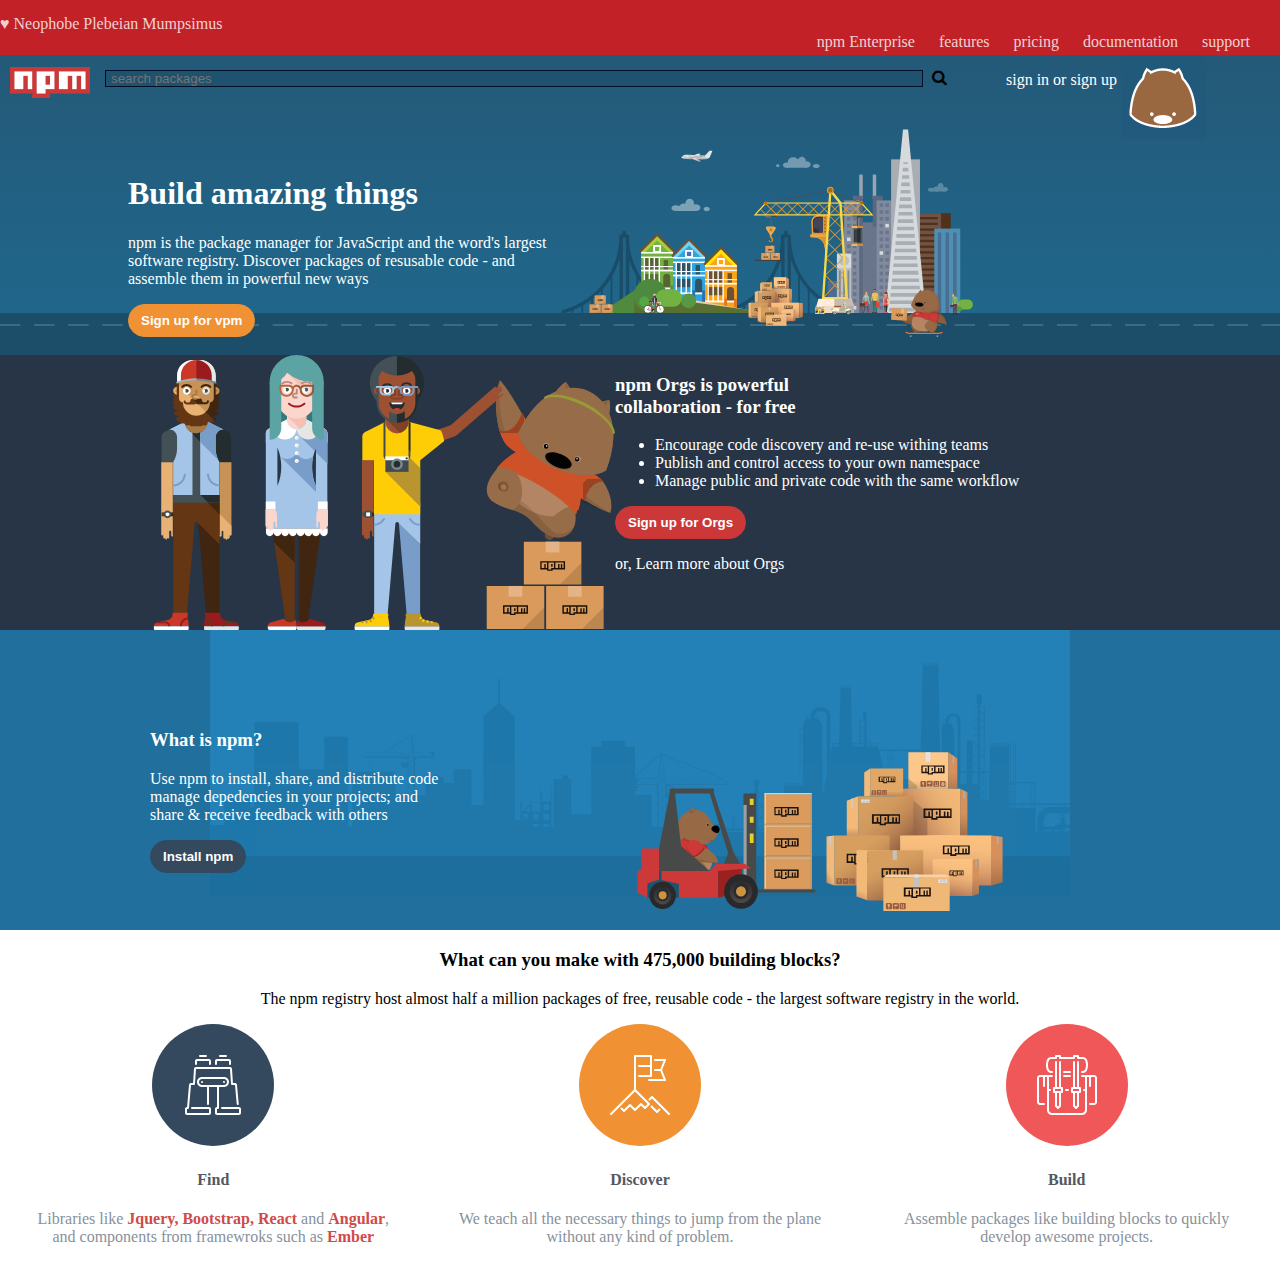
<file: index.html>
<!DOCTYPE html>
<html lang="en">
  <head>
      <meta charset="UTF-8">
      <meta name="viewport" content="width=device-width, initial-scale=1.0">
      <meta http-equiv="X-UA-Compatible" content="ie=edge">
      <link rel="stylesheet" href="style.css">
      <link rel="stylesheet" href="https://cdnjs.cloudflare.com/ajax/libs/font-awesome/4.7.0/css/font-awesome.min.css">
      <title>Npm - Clone</title>
  </head>
  <body>
    <!-- Nav -->
    <nav>
      <div class="top-left">
        <a class = "heart" href="#">♥︎</a>
        <span class="acronym">Neophobe Plebeian Mumpsimus</span>
      </div>
        <ul class="top-links">
          <li><a href="#">npm Enterprise</a></li>
          <li><a href="#">features</a></li>
          <li><a href="#">pricing</a></li>
          <li><a href="#">documentation</a></li>
          <li><a href="#">support</a></li>
        </ul>
      </nav>
    <!--Header-->
    <header class="heading">
      <!-- Search bar sign in and logo-->
      <div class="wrapper-search">
        <div id="first-logo">
          <img id="npm-logo" src="images/npm-logo.png" alt="npm logo">
        </div>
        <div id="searcher">
          <input id="search" type="text" placeholder="search packages">
          <i id="glass" class="fa fa-search"></i>
        </div>
        <div class="other-wrapper">
          <div class="sign-in">
            <p>sign in or sign up</p>
          </div>
          <img id="bear-logo" src="images/bear-logo.png" alt="bear logo">
        </div>  
      </div>
      <!--Heading text-->
      <div class="heading-txt">
        <h1 class="sec1-style">Build amazing things</h1>
        <p class="sec1-style">npm is the package manager for JavaScript and the word's largest<br>
        software registry. Discover packages of resusable code - and <br>
        assemble them in powerful new ways</p>
        <input class="heading-btn" type="button" value="Sign up for vpm">
      </div> 
    </header>
    <!--Main-->
    <main>
      <!-- sec 1-->
      <section class="section-1">
        <div class="section-img">
          <img src="images/collaboration.svg" alt="collaboration">
        </div>
        <div class="text">
          <h3 class="sec1-style">npm Orgs is powerful<br> collaboration - for free</h3>
          <ul>
            <li>Encourage code discovery and re-use withing teams</li>
            <li>Publish and control access to your own namespace</li>
            <li>Manage public and private code with the same workflow</li>
          </ul>            
          <div class="section-btn">
            <input class="sign-org-btn" type="button" value="Sign up for Orgs">
             <p class="sec1-style">or, Learn more about Orgs</p>
          </div>
        </div>
        <!-- sec 2-->
      </section>
      <section class="section-2" >
        <div class="container-2">
          <h3 class="sec1-style">What is npm?</h3>
          <p class="sec1-style">Use npm to install, share, and distribute code<br>
          manage depedencies in your projects; and<br>
           share & receive feedback with others
          </p>
          <input class="install-btn" type="button" value="Install npm">
        </div>
      </section>
      <!-- sec 3 -->
      <section>
        <div class="section3-text">
            <h3>What can you make with 475,000 building blocks?</h3>
            <p>The npm registry host almost half a million packages of free, reusable code - the 
              largest software registry in the world.
            </p>
        </div>
        <div class="wrapper">
          <div class="container1">
            <div class="img-div">
              <img src="images/binoculars.svg" alt="binoculars">
            </div>
            <div class="text-div">
              <h4 class="b-headings">Find</h4>
              <p class="b-text"> Libraries like <b>Jquery, Bootstrap, React</b> 
              and <b>Angular</b>, and components from framewroks such as 
              <b>Ember</b></p>
            </div>
          </div>
          <div class="container2">
            <div class="img-div">
              <img src="images/mountain-flag.svg" alt="mountain flag">
            </div>
            <div class="text-div">
              <h4 class="b-headings">Discover</h4>
              <p class="b-text"> We teach all the necessary things to jump from the plane
                without any kind of problem.</p>
            </div>
          </div>
          <div class="container3">
            <div class="img-div">
              <img src="images/backpack.svg" alt="backpack">
            </div>
            <div class="text-div">
              <h4 class="b-headings">Build</h4>
              <p class="b-text"> Assemble packages like building blocks to quickly 
                develop awesome projects.</p>
            </div>
          </div>
        </div>
      </section>
    <main>
    <footer></footer>    
  </body>
</html>
</file>
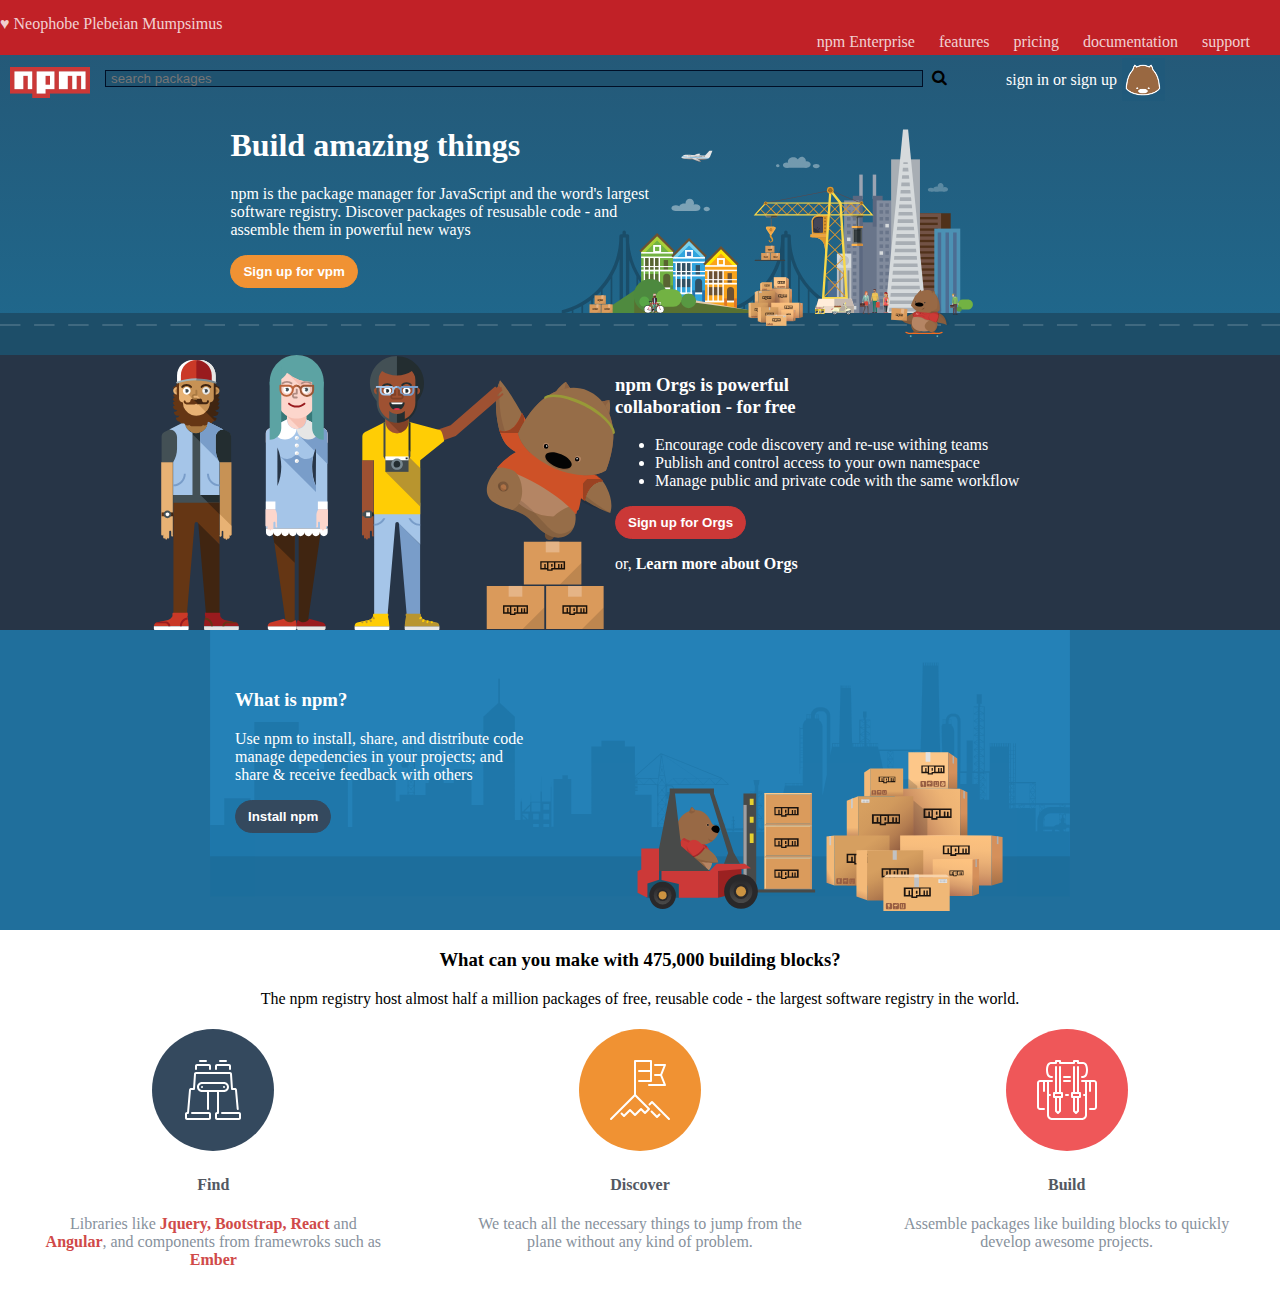
<file: npm-cheating/index.html>
<!DOCTYPE html>
<html lang="en">
  <head>
      <meta charset="UTF-8">
      <meta name="viewport" content="width=device-width, initial-scale=1.0">
      <meta http-equiv="X-UA-Compatible" content="ie=edge">
      <link rel="stylesheet" href="style.css">
      <link rel="stylesheet" href="https://cdnjs.cloudflare.com/ajax/libs/font-awesome/4.7.0/css/font-awesome.min.css">
      <title>Npm - Clone</title>
  </head>
  <body>
    <!-- Nav -->
    <nav>
      <div class="top-left">
        <a class = "heart" href="#">♥︎</a>
        <span class="acronym">Neophobe Plebeian Mumpsimus</span>
      </div>
        <ul class="top-links">
          <li><a href="#">npm Enterprise</a></li>
          <li><a href="#">features</a></li>
          <li><a href="#">pricing</a></li>
          <li><a href="#">documentation</a></li>
          <li><a href="#">support</a></li>
        </ul>
      </nav>
    <!--Header-->
    <header class="heading">
      <!-- Search bar sign in and logo-->
      <div class="wrapper-search">
        <div id="first-logo">
          <img id="npm-logo" src="images/npm-logo.png" alt="npm logo">
        </div>
        <div id="searcher">
          <input id="search" type="text" placeholder="search packages">
          <i id="glass" class="fa fa-search"></i>
        </div>
        <div class="other-wrapper">
          <div class="sign-in">
            <p>sign in or sign up</p>
          </div>
          <div class="logobear">
            <img id="bear-logo" src="images/bear-logo.png" alt="bear logo">
          </div>
        </div>  
      </div>
      <!--Heading text-->
      <div class="heading-txt">
        <h1 class="sec1-style">Build amazing things</h1>
        <p class="sec1-style">npm is the package manager for JavaScript and the word's largest<br>
        software registry. Discover packages of resusable code - and <br>
        assemble them in powerful new ways</p>
        <input class="heading-btn" type="button" value="Sign up for vpm">
      </div> 
    </header>
    <!--Main-->
    <main>
      <!-- sec 1-->
      <section class="section-1">
        <div class="section-img">
          <img src="images/collaboration.svg" alt="collaboration">
        </div>
        <div class="text">
          <h3>npm Orgs is powerful<br> collaboration - for free</h3>
          <ul>
            <li>Encourage code discovery and re-use withing teams</li>
            <li>Publish and control access to your own namespace</li>
            <li>Manage public and private code with the same workflow</li>
          </ul>            
          <div class="section-btn">
            <input class="sign-org-btn" type="button" value="Sign up for Orgs">
             <p class="sec1-style">or, <b>Learn more about Orgs</b></p>
          </div>
        </div>
        <!-- sec 2-->
      </section>
      <section class="section-2" >
        <div class="container-2">
          <h3>What is npm?</h3>
          <p>Use npm to install, share, and distribute code<br>
          manage depedencies in your projects; and<br>
           share & receive feedback with others
          </p>
          <input class="install-btn" type="button" value="Install npm">
        </div>
      </section>
      <!-- sec 3 -->
      <section>
        <div class="section3-text">
            <h3>What can you make with 475,000 building blocks?</h3>
            <p>The npm registry host almost half a million packages of free, reusable code - the 
              largest software registry in the world.
            </p>
        </div>
        <div class="wrapper">
          <div class="container1">
            <div class="img-div">
              <img src="images/binoculars.svg" alt="binoculars">
            </div>
            <div class="text-div">
              <h4 class="b-headings">Find</h4>
              <p class="b-text"> Libraries like <span class="highlight"><b>Jquery, Bootstrap, React</b></span> 
              and <span class="highlight"><b>Angular</b></span>, and components from framewroks such as 
              <span class="highlight"><b>Ember</b></span></p>
            </div>
          </div>
          <div class="container2">
            <div class="img-div">
              <img src="images/mountain-flag.svg" alt="mountain flag">
            </div>
            <div class="text-div">
              <h4 class="b-headings">Discover</h4>
              <p class="b-text"> We teach all the necessary things to jump from the plane
                without any kind of problem.</p>
            </div>
          </div>
          <div class="container3">
            <div class="img-div">
              <img src="images/backpack.svg" alt="backpack">
            </div>
            <div class="text-div">
              <h4 class="b-headings">Build</h4>
              <p class="b-text"> Assemble packages like building blocks to quickly 
                develop awesome projects.</p>
            </div>
          </div>
        </div>
      </section>
    </main>   
  </body>
</html>
</file>
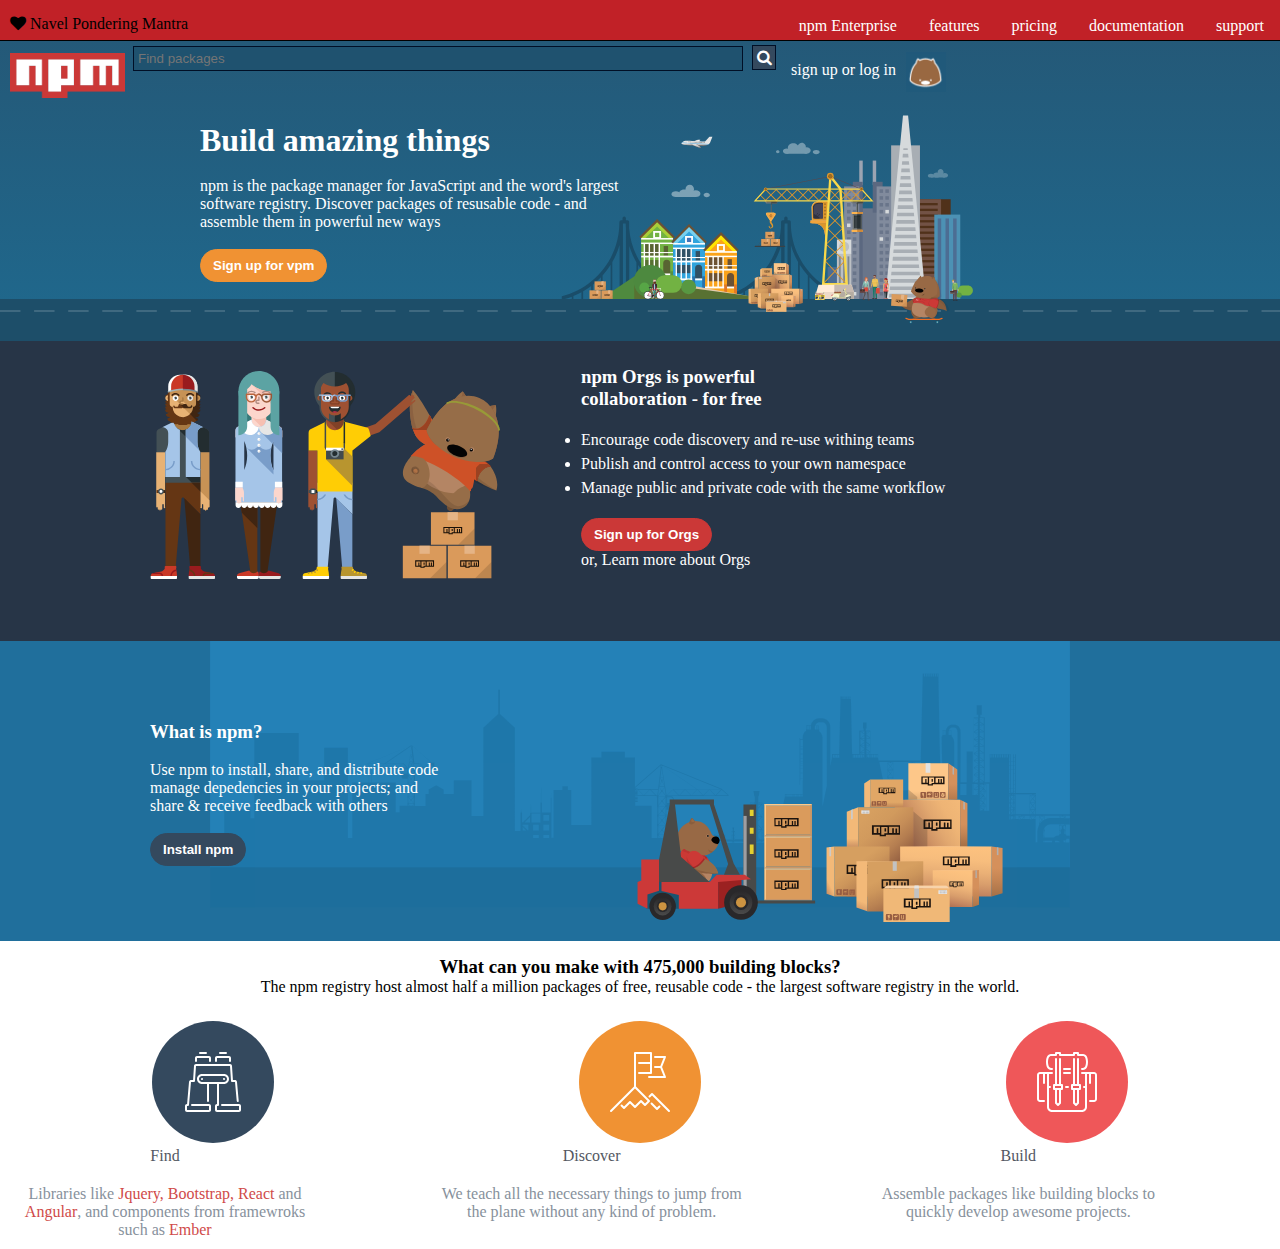
<file: npm-normal/index.html>
<!DOCTYPE html>
<html lang="en">
  <head>
    <meta charset="UTF-8">
    <meta name="viewport" content="width=device-width, initial-scale=1.0">
    <meta http-equiv="X-UA-Compatible" content="ie=edge">
    <title>NPM page</title>
    <link rel="stylesheet" href="https://cdnjs.cloudflare.com/ajax/libs/font-awesome/4.7.0/css/font-awesome.min.css">
    <link rel="stylesheet" href="style.css">
  </head>
  <body>
    <!-- Nav-->
    <nav class="nav-bar">
      <div class="logo">
        <p><i class="fa fa-heart"></i> Navel Pondering Mantra</p>
      </div>
      <div class="nav-itens">
        <ul>
          <li><a href="#">npm Enterprise</a></li>
          <li><a href="#">features</a></li>
          <li><a href="#">pricing</a></li>
          <li><a href="#">documentation</a></li>
          <li><a href="#">support</a></li>
        </ul>
      </div>
    </nav>
    <!-- Header -->
    <header class="heading">
      <!-- search bar and stuff -->
      <div id="log-in-itens">
        <div class="col col-npm">
          <img class="npm-logo" src="images/npm-logo.png" alt="npm logo">
        </div>
        <div class="col col-search">
          <input id="searchbar" type="text" placeholder="Find packages">
          <i id="glass" class="fa fa-search"></i>
        </div>
        <div class="col col-s">
          <p id="sign-in" class="sec1-style col col-2">sign up or log in</p>
          <img class="bearlogo col col-2" src="images/bear-logo.png" alt="bear logo">
        </div>
        <div class="clearfix"></div>
      </div>
      <!--Banner -->
      <div class="banner">
        <h1 class="sec1-style">Build amazing things</h1>
        <br>
        <p class="sec1-style">npm is the package manager for JavaScript and the word's largest<br>
        software registry. Discover packages of resusable code - and <br>
        assemble them in powerful new ways</p>
        <br>
        <input class="heading-btn" type="button" value="Sign up for vpm">
      </div>
      <div class="clearfix"></div>
    </header>
    <!-- Section 1-->
    <section class="sec1">
      <div class="img-container col col-2">
        <img class="clbimg" src="images/collaboration.svg" alt="collaboration team">
      </div>
      <div class="txt-container col col-2">
        <h3 class="sec1-style">npm Orgs is powerful<br> collaboration - for free</h3>
        <br>
        <ul>
          <li>Encourage code discovery and re-use withing teams</li>
          <li>Publish and control access to your own namespace</li>
          <li>Manage public and private code with the same workflow</li>
        </ul>
        <br>
        <div class="section-btn">
          <input class="sign-org-btn" type="button" value="Sign up for Orgs">
          <p class="sec1-style">or, Learn more about Orgs</p>
        </div>
      </div>
      <div class="clearfix"></div>
    </section>
    <!-- Section 2 -->
    <section class="sec2">
      <div class="col container-2">
        <h3 class="sec1-style">What is npm?</h3>
        <br>
        <p class="sec1-style">Use npm to install, share, and distribute code<br>
          manage depedencies in your projects; and<br>
           share & receive feedback with others
        </p>
        <br>
        <input class="install-btn" type="button" value="Install npm">
      </div>
      <div class="clearfix"></div>
    </section>
    <!-- npm registry -->
    <section>
      <div id="text-box">
        <h3>What can you make with 475,000 building blocks?</h3>
        <p>The npm registry host almost half a million packages of free, reusable code - the 
          largest software registry in the world.
        </p>
      </div>
      <div class="wrapper">
        <article class="box1">
          <div class="image-box">
            <img src="images/binoculars.svg" alt="binoculars">
          </div>
          <div class="content-box">
            <h4 class="text">Find</h4>
            <p class="text"> Libraries like <b>Jquery, Bootstrap, React</b> 
              and <b>Angular</b>, and components from framewroks such as 
              <b>Ember</b></p>
          </div>
        </article>
        <article class="box2">
          <div class="image-box">
            <img src="images/mountain-flag.svg" alt="mountain flag">
          </div>
          <div class="content-box">
            <h4 class="text">Discover</h4>
            <p class="text"> We teach all the necessary things to jump from the plane
              without any kind of problem.</p>
          </div>
        </article>
        <article class="box3">
          <div class="image-box">
              <img src="images/backpack.svg" alt="backpack">
          </div>
          <div class="content-box">
              <h4 class="text">Build</h4>
              <p class="text"> Assemble packages like building blocks to quickly develop awesome projects.</p>
          </div>
        </article>
      </div>
    </section>
  </body>
</html>
</file>
<file: style.css>
body {
    margin: 0;
    padding: 0;
    font-style: Times, sans-serif;
}
/* nav */
nav {
    background-color: #C12127;
    color: rgba(255,255,255,0.8);
    padding-top: 15px;
    height: 40px;
}
  
nav a {
    color: rgba(255,255,255,0.8);
    text-decoration: none;
}
.top-links {
    display: inline-block;
    float: right;
    padding: 0;
    margin: 0 20px 0 0;
}
  
.top-links li {
    display: inline-block;
    margin: 0 10px;
}

/* header */
.wrapper-search {
    display: flex;
    width: 100%;
}
#first-logo {
    width: 100px;
}
#searcher {
    width: 70%;
}

.other-wrapper {
    display: flex;
    padding: 0 5px;
}
.heading {
    background-color:rgb(32, 101, 136);
    background-image: url(images/city-scape.svg);
    background-repeat: no-repeat;
    background-size: cover;
    height: 300px;
}
/* header search */
#npm-logo {
    width: 80px;
    padding: 12px 0 0 10px;
}
#search {
    margin: 15px 5px;
    background-color:rgb(31, 82, 111);
    color: white;
    border: 1px solid #000f26;
    width: 90%;
    padding: 0px 5px;

}
#bear-logo {
    max-width: 60%;
}
.heading-btn {
    color: white;
    font-weight: 700;
    background-color:#f09233;
    padding: 8px 12px;
    border-radius: 26px;
    border: 1px solid #f09233;
}
.heading-txt {
    margin: 0 auto;
    color: white;
    padding: 15px 0 10px 8em;
}
.sign-in {
    color: white;
    padding: 0 5px;
}
/* sec 1 */
.section-1 {
    display: flex;
    width: 100%;
    background-color: rgb(39, 53, 71);
    color: white;
    justify-content: center;
}
.section-img {
    width: calc(40% - 50px);
    display: flex;
    justify-content: center;
}
.text {
    width: 40%;
}

.sign-org-btn {
    color: white;
    font-weight: 700;
    background-color: #cb3837;
    padding: 8px 12px;
    border-radius: 26px;
    border: 1px solid #cb3837;
}
/* sec 2 */
.section-2 {
    background-image: url(images/forklift.svg);
    min-width: 100%;
    height: 300px;
    color: white;
    margin: 0 auto;
}
.container-2 {
    padding: 80px 0 10px 150px;
}
.install-btn {
    color: white;
    font-weight: 700;
    background-color: #34495e;
    padding: 8px 12px;
    border-radius: 26px;
    border: 1px solid #34495e;
}
/* sec 3 */
.section3-text {
    text-align: center;
}
.wrapper {
    display: flex;
    margin: 0 auto;
    width: 100%;
}
.container1, .container2, .container3 {
    width: calc((100%)/3);
}
.text-div {
    width: 100%;
    justify-content: center;
    text-align: center;
}
.img-div {
    width: 100%;
    justify-content: center;
    text-align: center;
}
.b-headings {
    color: rgb(83, 88, 98);
}
.b-text {
    color: rgb(135, 145, 156);
    padding: 0 30px;
}
b {
    color: rgb(208, 74, 73)
}
</file>
<file: npm-cheating/style.css>
body {
    margin: 0;
    padding: 0;
    font-style: Times, sans-serif;
}
/* nav */
nav {
    background-color: #C12127;
    color: rgba(255,255,255,0.8);
    padding-top: 15px;
    height: 40px;
}
  
nav a {
    color: rgba(255,255,255,0.8);
    text-decoration: none;
}
.top-links {
    display: inline-block;
    padding: 0;
    margin: 0 20px 0 0;
    float:right;
}
  
.top-links li {
    display: inline-block;
    margin: 0 10px;
}

/* header */
.wrapper-search {
    display: flex;
    width: 100%;
}
#first-logo {
    width: 100px;
}
#searcher {
    width: 70%;
}

.other-wrapper {
    display: flex;
    padding: 0 5px;
}
.heading {
    background-color:rgb(32, 101, 136);
    background-image: url(images/city-scape.svg);
    background-repeat: no-repeat;
    background-size: cover;
    height: 300px;
}
/* header search */
#npm-logo {
    width: 80px;
    padding: 12px 0 0 10px;
}
#search {
    margin: 15px 5px;
    background-color:rgb(31, 82, 111);
    color: white;
    border: 1px solid #000f26;
    width: 90%;
    padding: 0px 5px;
}
.logobear {
    width: 35%;
    padding-top: 3px;
}
#bear-logo {
    max-width: 60%;
}
.heading-btn {
    color: white;
    font-weight: 700;
    background-color:#f09233;
    padding: 8px 12px;
    border-radius: 26px;
    border: 1px solid #f09233;
}
.heading-txt {
    margin: 0 auto;
    color: white;
    width: 64%;
}
.sign-in {
    color: white;
    padding: 0 5px;
}
/* sec 1 */
.section-1 {
    display: flex;
    width: 100%;
    background-color: rgb(39, 53, 71);
    color: white;
    justify-content: center;
}
.section-img {
    width: calc(40% - 50px);
    display: flex;
    justify-content: center;
}
.text {
    width: 40%;
}

.sign-org-btn {
    color: white;
    font-weight: 700;
    background-color: #cb3837;
    padding: 8px 12px;
    border-radius: 26px;
    border: 1px solid #cb3837;
}
/* sec 2 */
.section-2 {
    background-image: url(images/forklift.svg);
    width: 100%;
    height: 300px;
    color: white;
    justify-content: center;
}
.container-2 {
    padding: 40px 235px;
    width: 40%;
}
.install-btn {
    color: white;
    font-weight: 700;
    background-color: #34495e;
    padding: 8px 12px;
    border-radius: 26px;
    border: 1px solid #34495e;
}
/* sec 3 */
.section3-text {
    text-align: center;
}
.wrapper {
    display: flex;
    margin: 0 auto;
    width: 100%;
}
.container1, .container2, .container3 {
    width: calc((100% - 60px)/3);
    margin: 5px 10px;
}
.text-div {
    width: 100%;
    justify-content: center;
    text-align: center;
}
.img-div {
    width: 100%;
    justify-content: center;
    text-align: center;
}
.b-headings {
    color: rgb(83, 88, 98);
}
.b-text {
    color: rgb(135, 145, 156);
    padding: 0 30px;
}

.highlight {
    color: rgb(208, 74, 73)
}
</file>
<file: npm-normal/style.css>
* {
    margin: 0;
    padding: 0;
}
body {
    font-style: Times, sans-serif;
}
li {
  line-height: 1.5;
}
/* nav bar and logo*/
.nav-bar {
    background-color:#c12127;
    height: 40px;
    border-bottom: 1px solid black;
    width: 100%;
}
.nav-itens {
    float: right;
}
.nav-bar ul {
  list-style-type: none;
  margin: 0;
  padding: 0;
  overflow: hidden;
}
.nav-bar li {
  float: left;
}
.nav-bar li a {
  display: block;
  text-align: center;
  padding: 14px 16px;
  text-decoration: none;
  color: white;
}
.logo {
    position: relative;
    float: left;
    padding: 15px 0 0 10px;
}
/* header */
.banner {
    padding: 20px 0 5px 200px;
}
.heading {
    margin: 0 auto;
    background-color:rgb(32, 101, 136);
    background-image: url(images/city-scape.svg);
    background-repeat: no-repeat;
    height: 300px;
}
.heading-btn {
    color: white;
    font-weight: 700;
    background-color:#f09233;
    padding: 8px 12px;
    border-radius: 26px;
    border: 1px solid #f09233;
}
#banner-img {
    max-width: 100%;
}
/* logo and search bar */
.npm-logo {
    width: 90%;
    padding: 12px 5px 0px 10px;
}
.search-bar {
    float: left;
    width: 60%;
}
#searchbar {
    width: 600px;
    padding: 4px;
    margin: 5px;
    background-color:rgb(31, 82, 111);
    color: white;
    border: 1px solid #000f26;
}
#sign-in {
    padding: 9px 5px;
}
.bearlogo {
    padding: 0px 0 10px 5px;
}
#glass {
    background-color: #34495e;
    padding: 3.5px;
    color: white;
    border: 1px solid #000f26;
}
/* structure */
.clearfix {
    clear: both;
}
.col {
    float: left;
}
.col2 {
    width: 40%;
}
.col-searh {
    width: 600px;
}
.col-npm {
    width: 10%;
}
.col-s{
    width: 200px;
    padding-left: 10px;
}
.bearlogo {
    width: 40px;
}
/* sec 1 */
.sec1 {
    background-color: rgb(39, 53, 71);
    height: 300px;
}
.clbimg {
    width: 350px;
    padding: 30px 80px 20px 150px;
}
.txt-container {
    padding: 25px 1px;
}
.txt-container li {
    color: white;
}
.sec1-style {
    color: white;
}
.sign-org-btn {
    color: white;
    font-weight: 700;
    background-color: #cb3837;
    padding: 8px 12px;
    border-radius: 26px;
    border: 1px solid #cb3837;
}
/* sec 2 */
.sec2 {
    background-image: url(images/forklift.svg);
    background-repeat: no-repeat;
    height: 300px;
    background-size: cover;
}
.text {
    font-size: 1em;
    font-weight: 100;
    text-align: center;
}
.install-btn {
    color: white;
    font-weight: 700;
    background-color: #34495e;
    padding: 8px 12px;
    border-radius: 26px;
    border: 1px solid #34495e;
}
.container-2 {
    padding: 80px 0 10px 150px;
}

/* last section */
#text-box {
    text-align: center;
    margin: 15px 0 15px 0;
}
.wrapper {
    display: flex;
    flex-wrap: nowrap;
    display: 100%;
    text-align: center;
    justify-content: center;
}
.box1, .box2, .box3 {
    width: calc((100% - 90px)/3);
    text-align: center;
    margin: 10px 15px;
}
.content-box {
    width: 300px;
    text-align: center;
}
h4 {
    color: rgb(83, 88, 98);
    margin-bottom: 20px;
}
b {
    color: rgb(208, 74, 73);
}
.content-box p {
    color: rgb(135, 145, 156);
}
</file>
